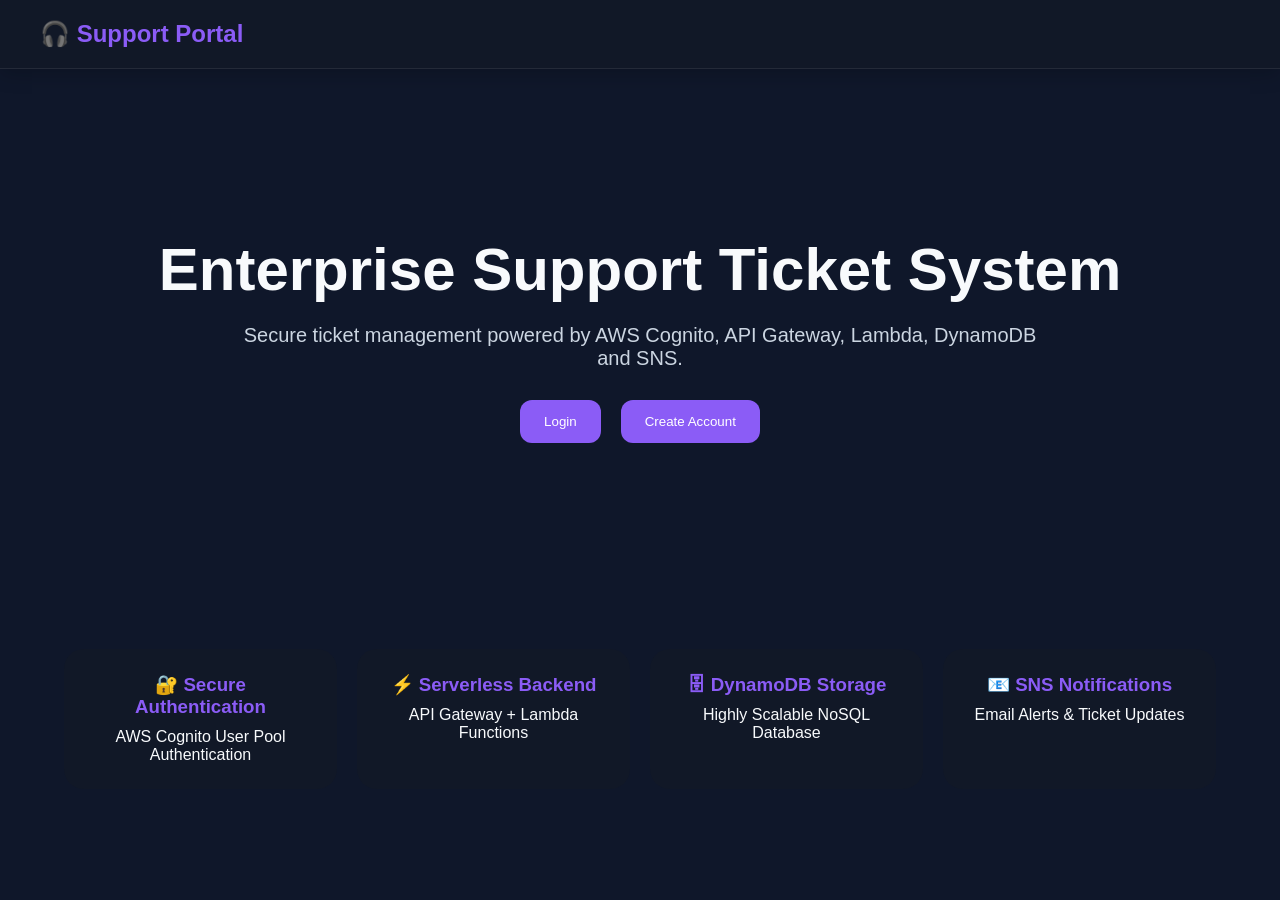
<file: UI/index.html>
<!DOCTYPE html>
<html lang="en">
<head>
<meta charset="UTF-8">
<meta name="viewport" content="width=device-width, initial-scale=1.0">
<title>Support Portal</title>
<link rel="stylesheet" href="style.css">
</head>

<body>

<header>

<div class="logo">
🎧 Support Portal
</div>

<nav>

</nav>

</header>

<section class="hero">

<h1>Enterprise Support Ticket System</h1>

<p>
Secure ticket management powered by AWS Cognito,
API Gateway, Lambda, DynamoDB and SNS.
</p>

<div class="hero-buttons">

<button onclick="login()">
Login
</button>

<button onclick="signup()">
Create Account
</button>

</div>

</section>

<section class="features">

<div class="feature-card">
<h3>🔐 Secure Authentication</h3>
<p>AWS Cognito User Pool Authentication</p>
</div>

<div class="feature-card">
<h3>⚡ Serverless Backend</h3>
<p>API Gateway + Lambda Functions</p>
</div>

<div class="feature-card">
<h3>🗄 DynamoDB Storage</h3>
<p>Highly Scalable NoSQL Database</p>
</div>

<div class="feature-card">
<h3>📧 SNS Notifications</h3>
<p>Email Alerts & Ticket Updates</p>
</div>

</section>

<script src="auth.js"></script>

</body>
</html>
</file>
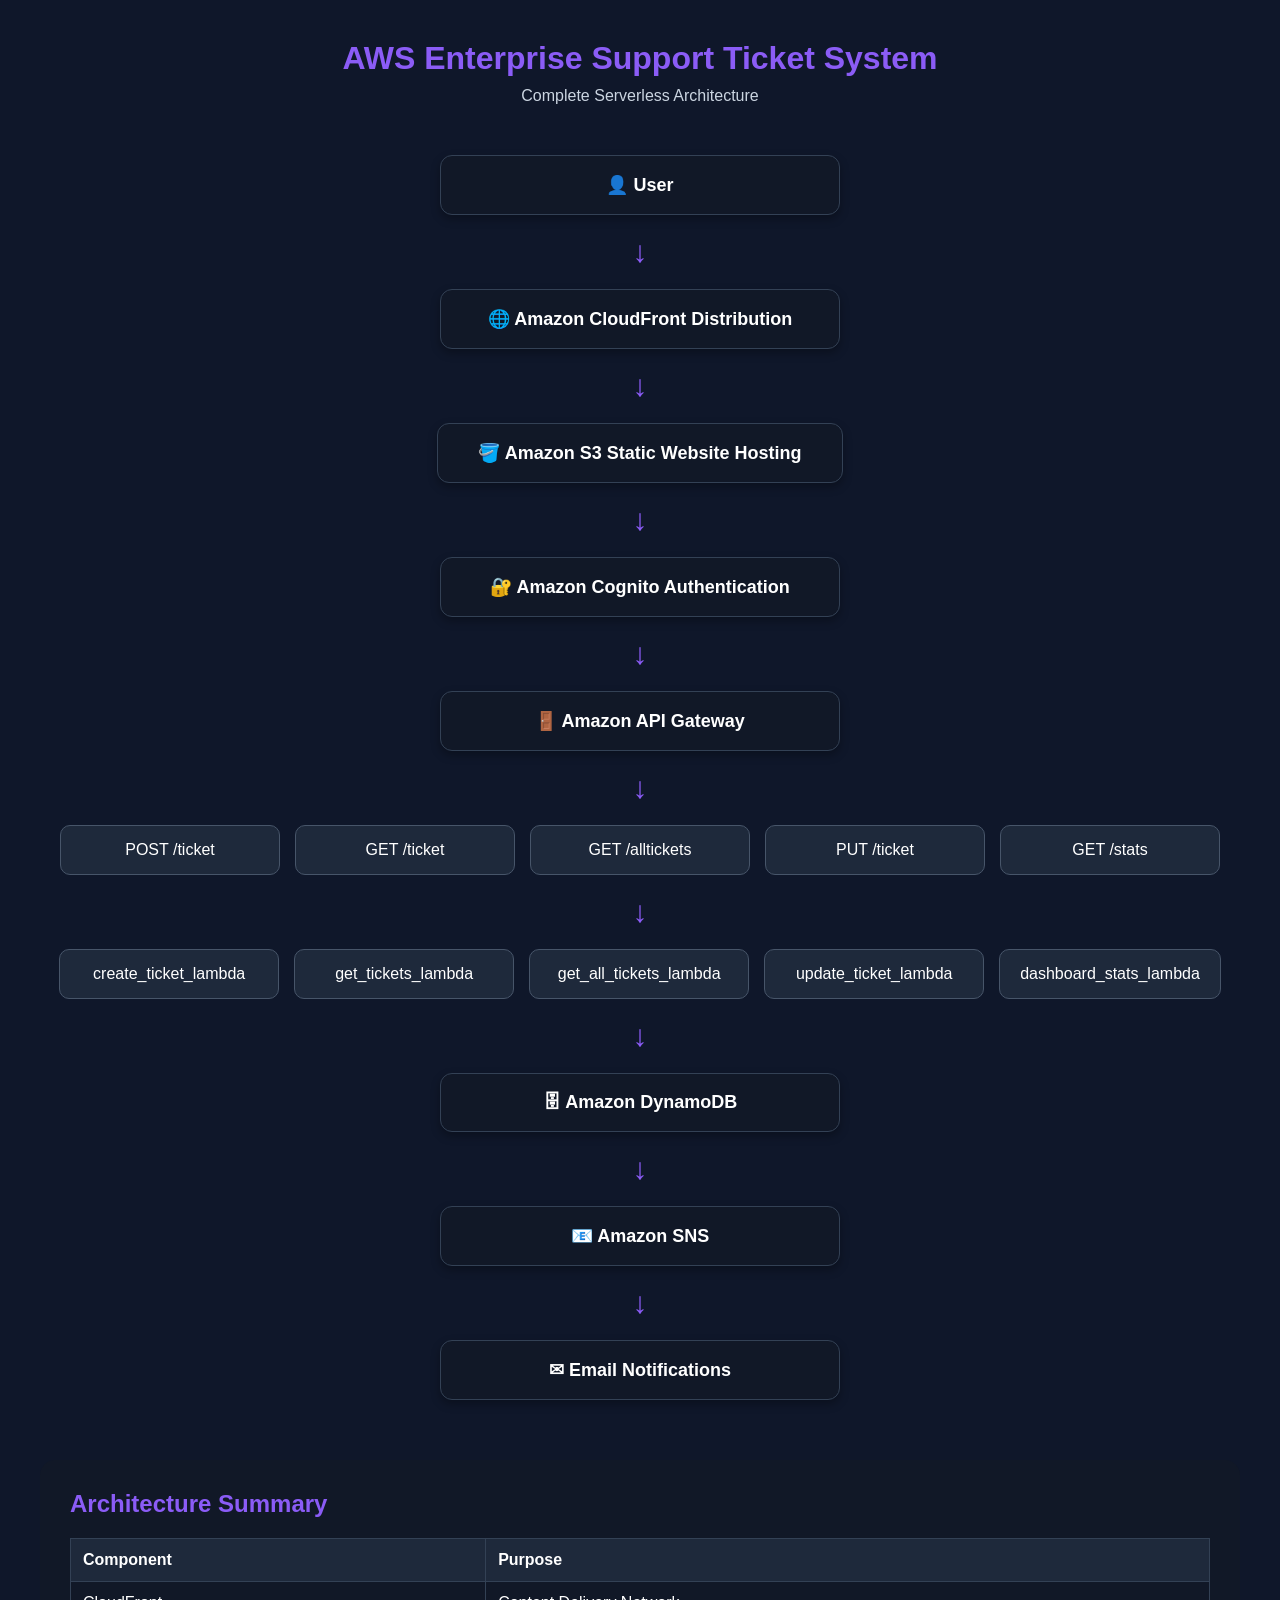
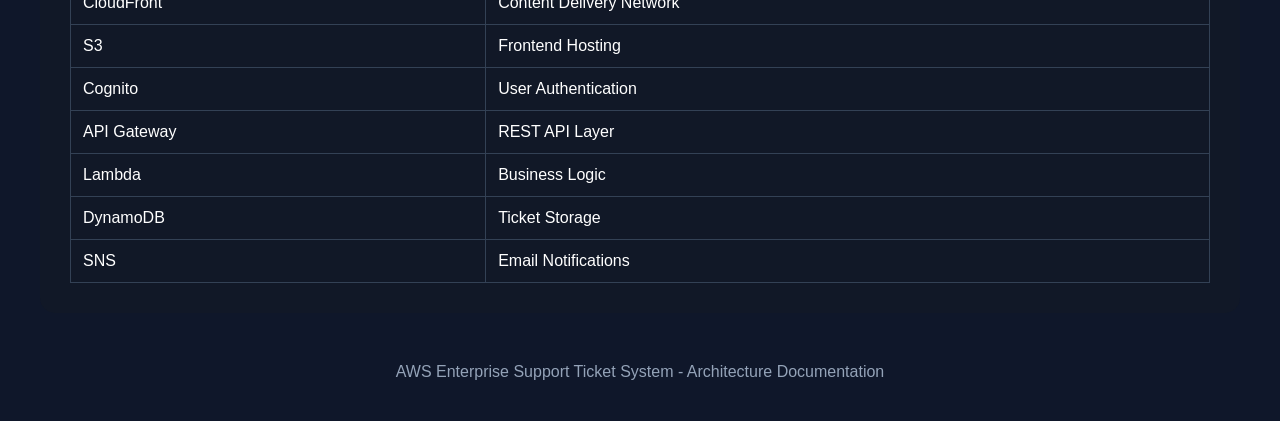
<file: architecture-diagram.html>
<!DOCTYPE html>

<html lang="en">

<head>

<meta charset="UTF-8">
<meta name="viewport" content="width=device-width, initial-scale=1.0">

<title>AWS Enterprise Support Ticket System Architecture</title>

<style>

*{
margin:0;
padding:0;
box-sizing:border-box;
font-family:'Segoe UI',sans-serif;
}

body{
background:#0f172a;
color:white;
padding:40px;
}

.container{
max-width:1400px;
margin:auto;
}

h1{
text-align:center;
color:#8b5cf6;
margin-bottom:10px;
}

.subtitle{
text-align:center;
color:#cbd5e1;
margin-bottom:50px;
}

.architecture{
display:flex;
flex-direction:column;
align-items:center;
gap:20px;
}

.service{
background:#111827;
padding:18px 40px;
border-radius:12px;
border:1px solid #334155;
font-weight:600;
font-size:18px;
min-width:400px;
text-align:center;
box-shadow:0 4px 10px rgba(0,0,0,.3);
}

.arrow{
font-size:30px;
color:#8b5cf6;
font-weight:bold;
}

.row{
display:flex;
flex-wrap:wrap;
justify-content:center;
gap:15px;
}

.small-service{
background:#1e293b;
padding:15px 20px;
border-radius:10px;
border:1px solid #475569;
min-width:220px;
text-align:center;
}

.section{
margin-top:60px;
background:#111827;
padding:30px;
border-radius:15px;
}

.section h2{
color:#8b5cf6;
margin-bottom:20px;
}

table{
width:100%;
border-collapse:collapse;
}

th,td{
border:1px solid #334155;
padding:12px;
text-align:left;
}

th{
background:#1e293b;
}

.footer{
margin-top:50px;
text-align:center;
color:#94a3b8;
}

</style>

</head>

<body>

<div class="container">

<h1>AWS Enterprise Support Ticket System</h1>

<p class="subtitle">
Complete Serverless Architecture
</p>

<div class="architecture">

<div class="service">
👤 User
</div>

<div class="arrow">↓</div>

<div class="service">
🌐 Amazon CloudFront Distribution
</div>

<div class="arrow">↓</div>

<div class="service">
🪣 Amazon S3 Static Website Hosting
</div>

<div class="arrow">↓</div>

<div class="service">
🔐 Amazon Cognito Authentication
</div>

<div class="arrow">↓</div>

<div class="service">
🚪 Amazon API Gateway
</div>

<div class="arrow">↓</div>

<div class="row">

<div class="small-service">
POST /ticket
</div>

<div class="small-service">
GET /ticket
</div>

<div class="small-service">
GET /alltickets
</div>

<div class="small-service">
PUT /ticket
</div>

<div class="small-service">
GET /stats
</div>

</div>

<div class="arrow">↓</div>

<div class="row">

<div class="small-service">
create_ticket_lambda
</div>

<div class="small-service">
get_tickets_lambda
</div>

<div class="small-service">
get_all_tickets_lambda
</div>

<div class="small-service">
update_ticket_lambda
</div>

<div class="small-service">
dashboard_stats_lambda
</div>

</div>

<div class="arrow">↓</div>

<div class="service">
🗄 Amazon DynamoDB
</div>

<div class="arrow">↓</div>

<div class="service">
📧 Amazon SNS
</div>

<div class="arrow">↓</div>

<div class="service">
✉ Email Notifications
</div>

</div>

<div class="section">

<h2>Architecture Summary</h2>

<table>

<tr>
<th>Component</th>
<th>Purpose</th>
</tr>

<tr>
<td>CloudFront</td>
<td>Content Delivery Network</td>
</tr>

<tr>
<td>S3</td>
<td>Frontend Hosting</td>
</tr>

<tr>
<td>Cognito</td>
<td>User Authentication</td>
</tr>

<tr>
<td>API Gateway</td>
<td>REST API Layer</td>
</tr>

<tr>
<td>Lambda</td>
<td>Business Logic</td>
</tr>

<tr>
<td>DynamoDB</td>
<td>Ticket Storage</td>
</tr>

<tr>
<td>SNS</td>
<td>Email Notifications</td>
</tr>

</table>

</div>

<div class="footer">

AWS Enterprise Support Ticket System - Architecture Documentation

</div>

</div>

</body>

</html>
</file>
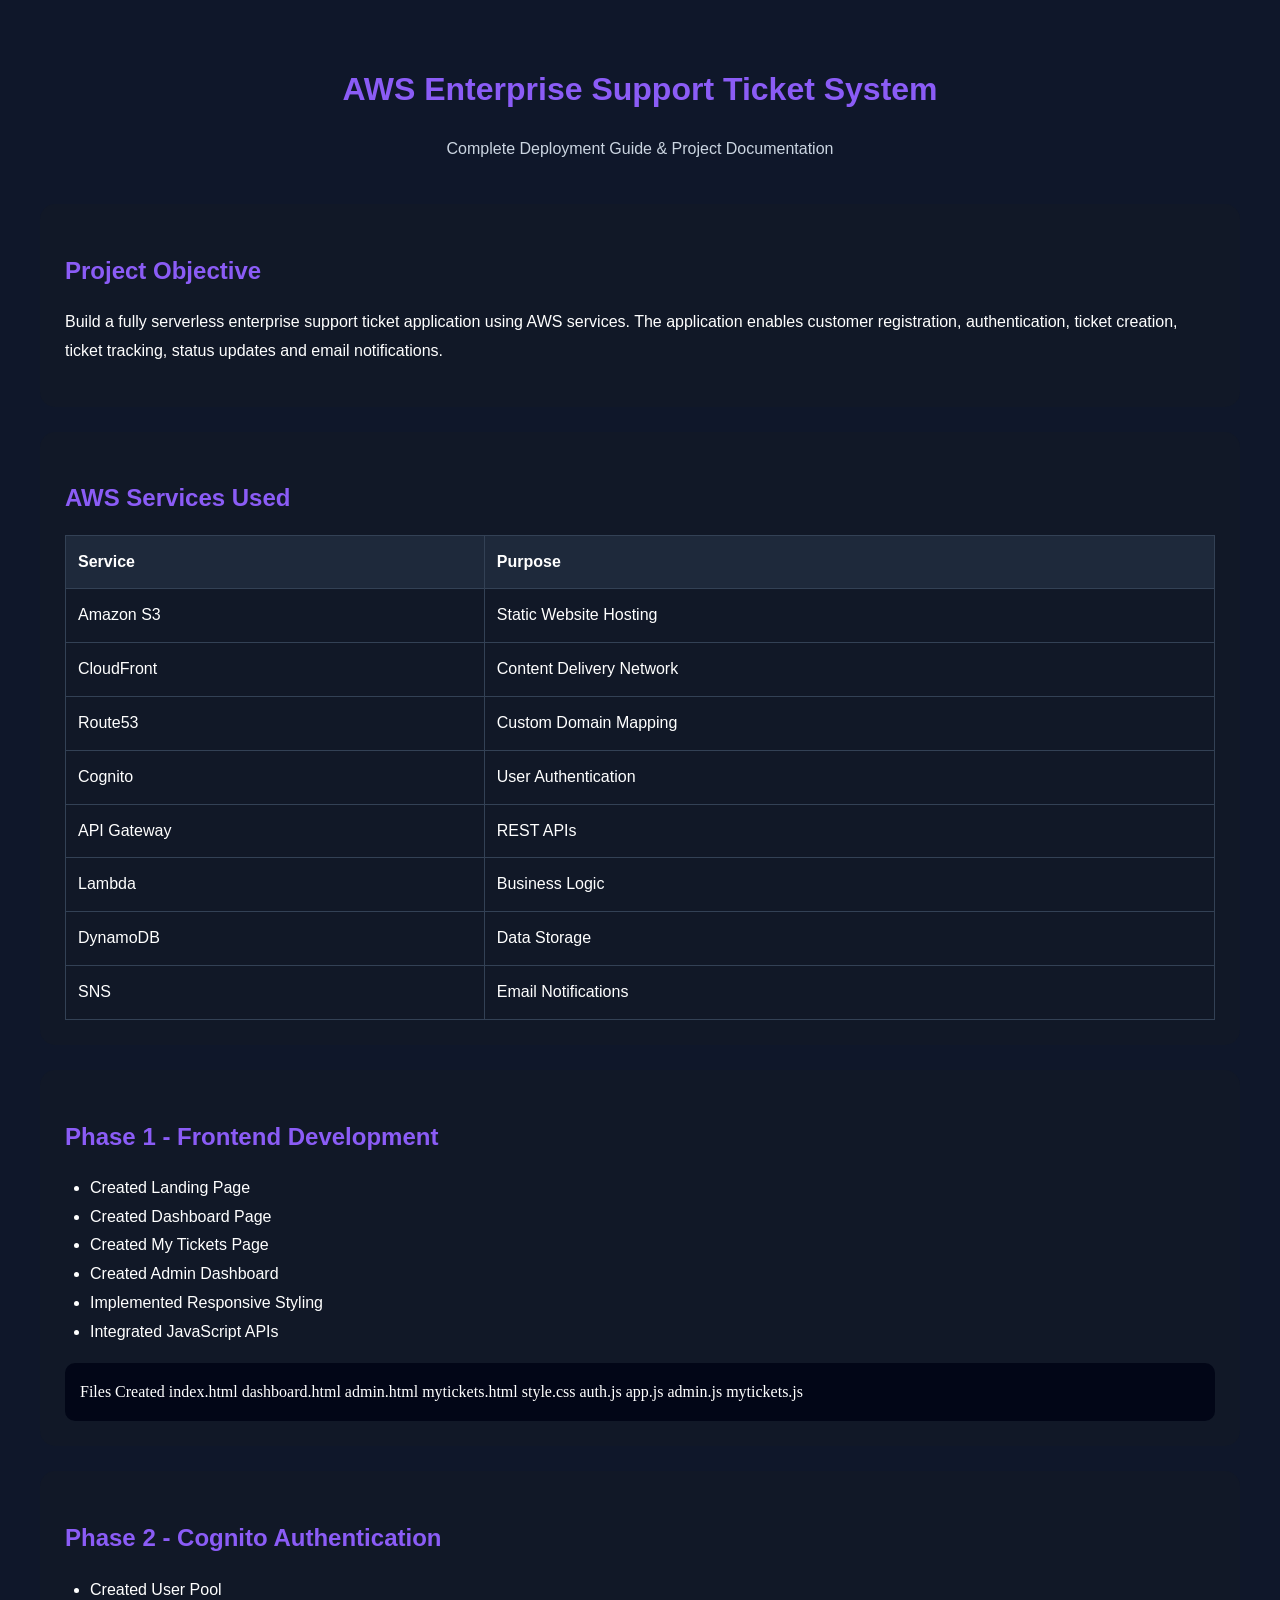
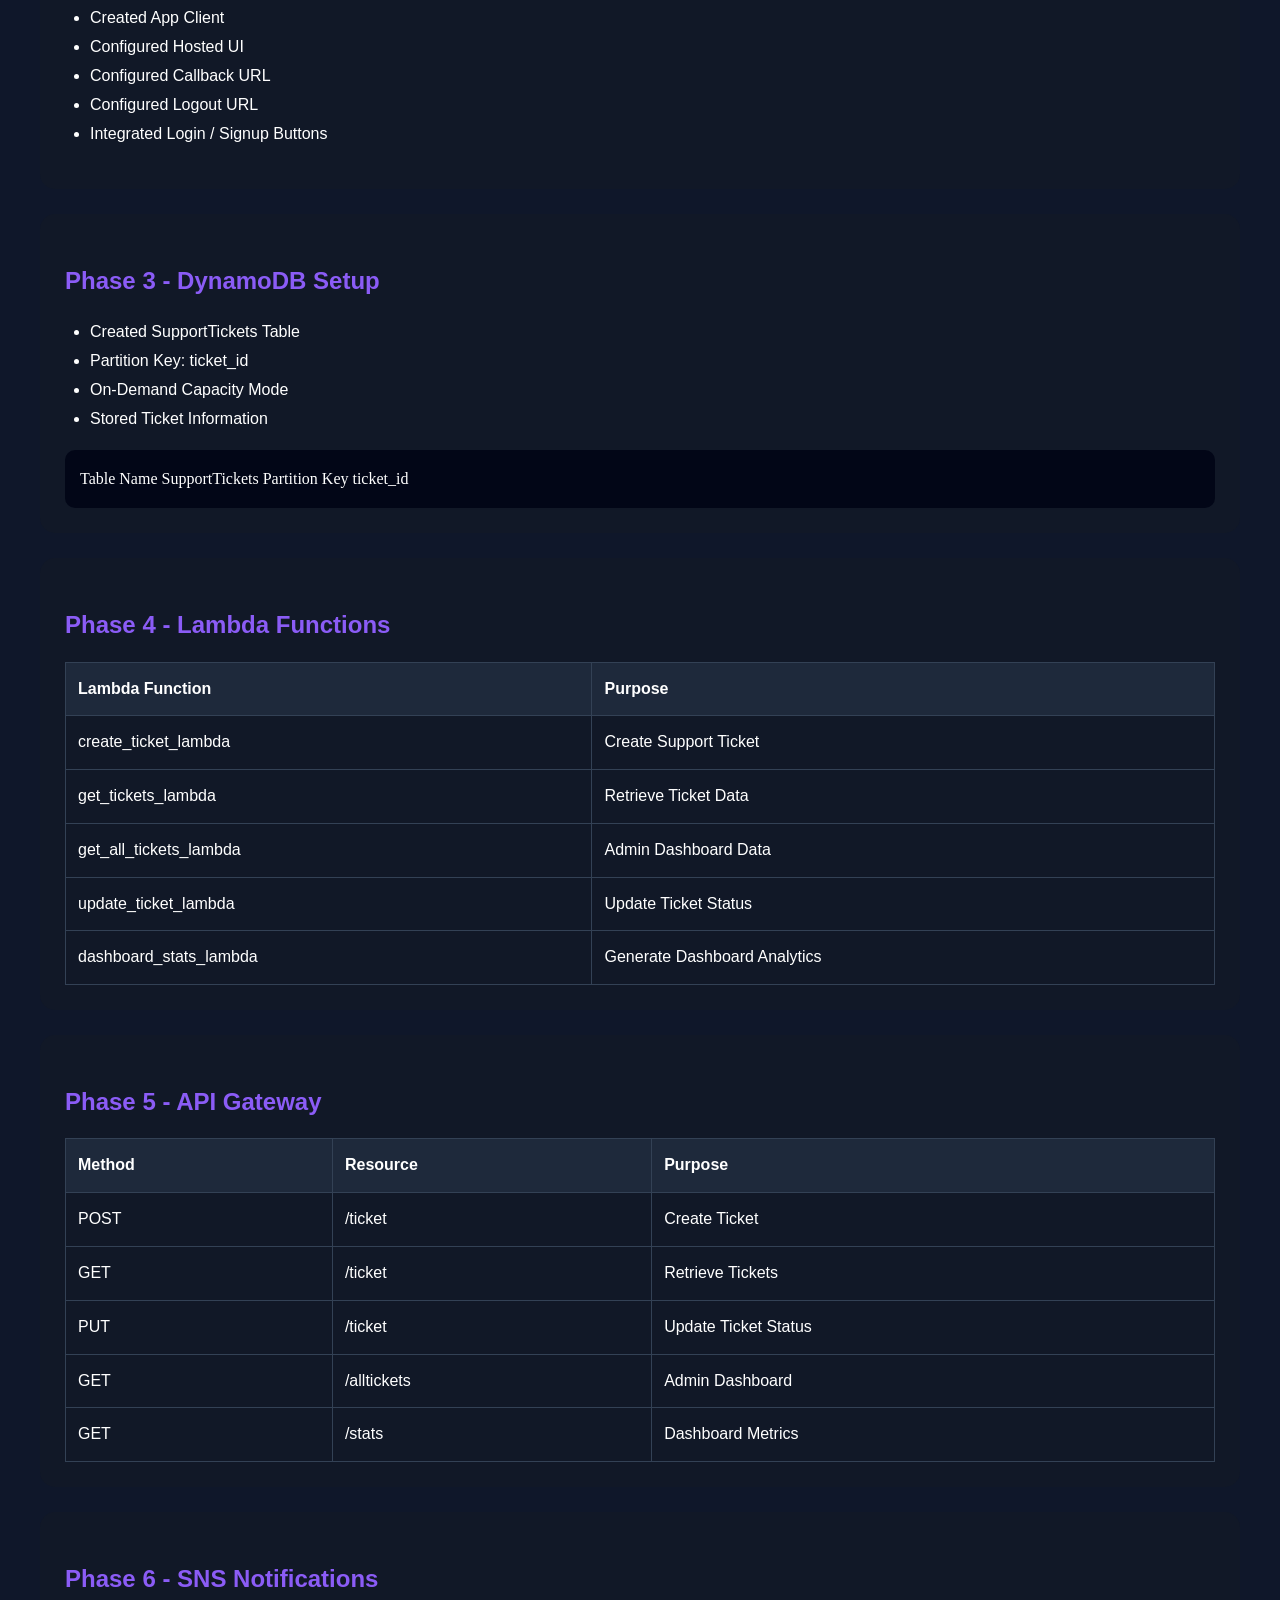
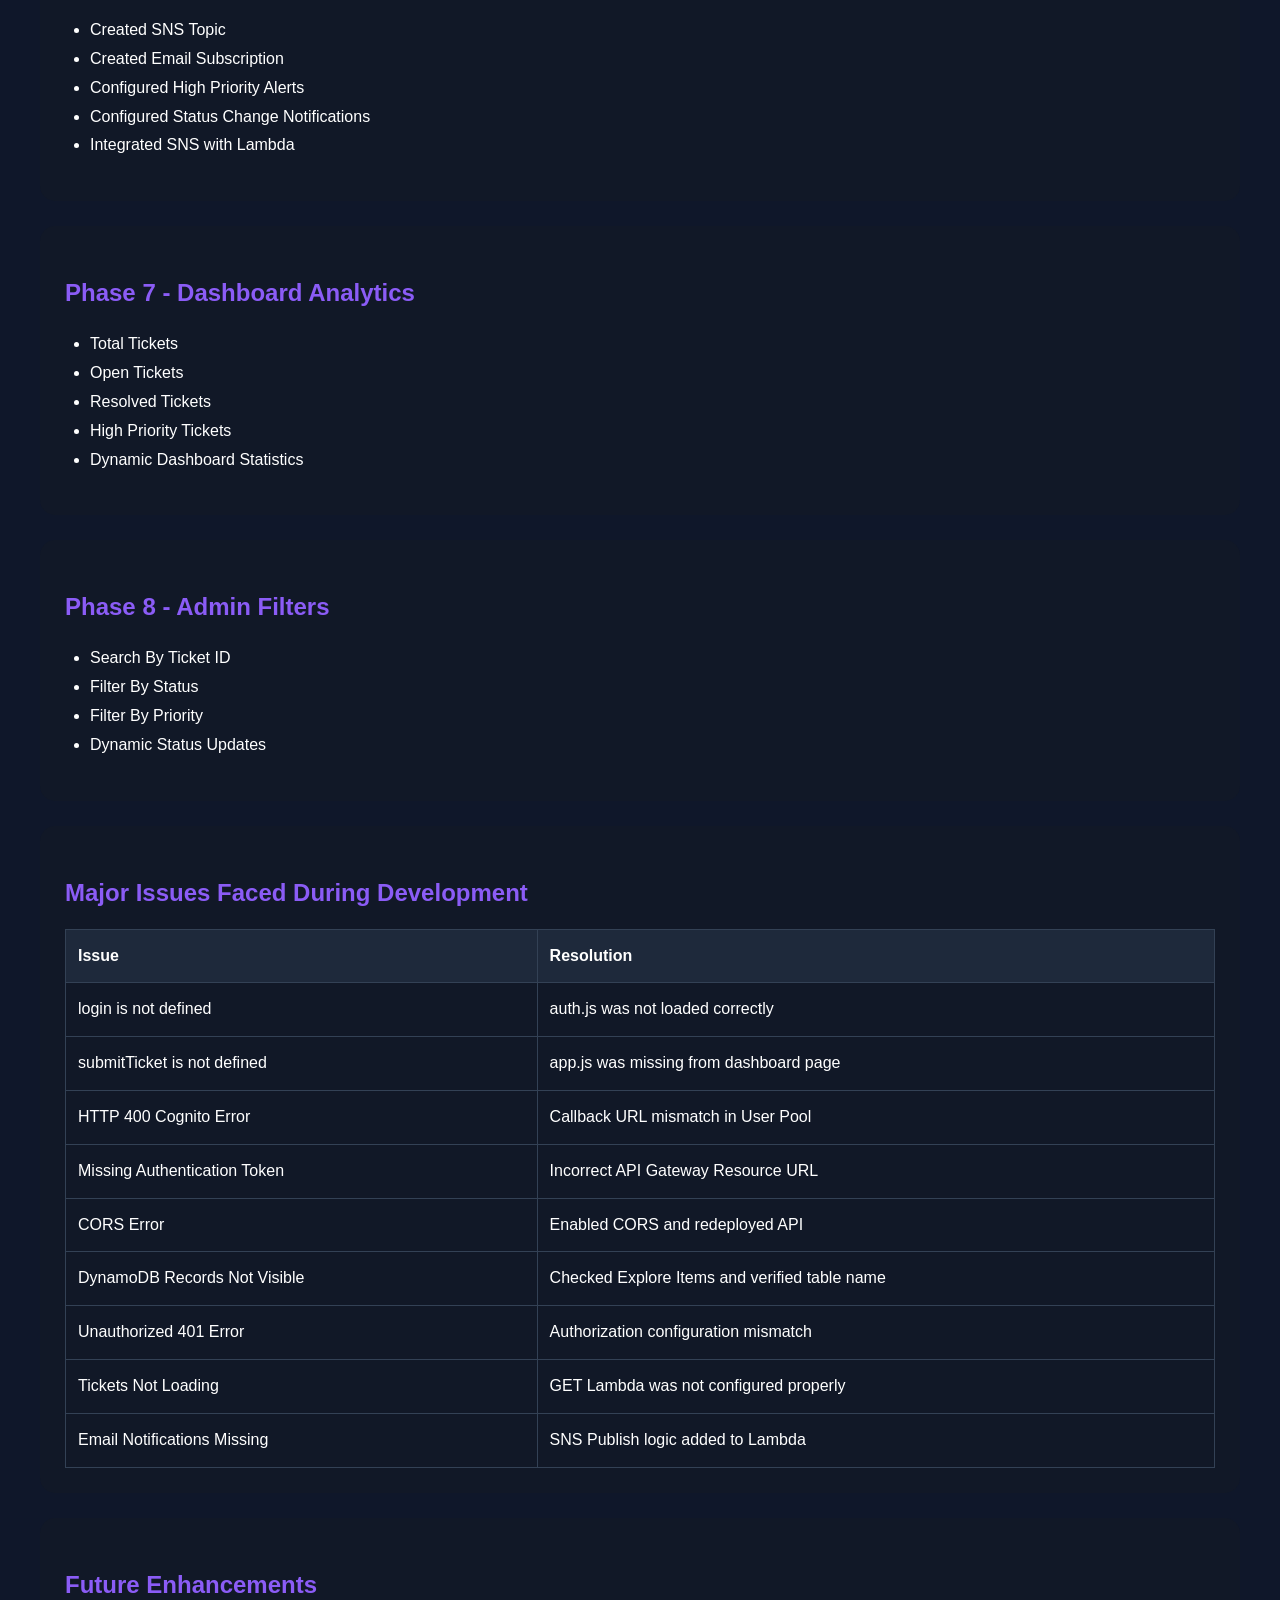
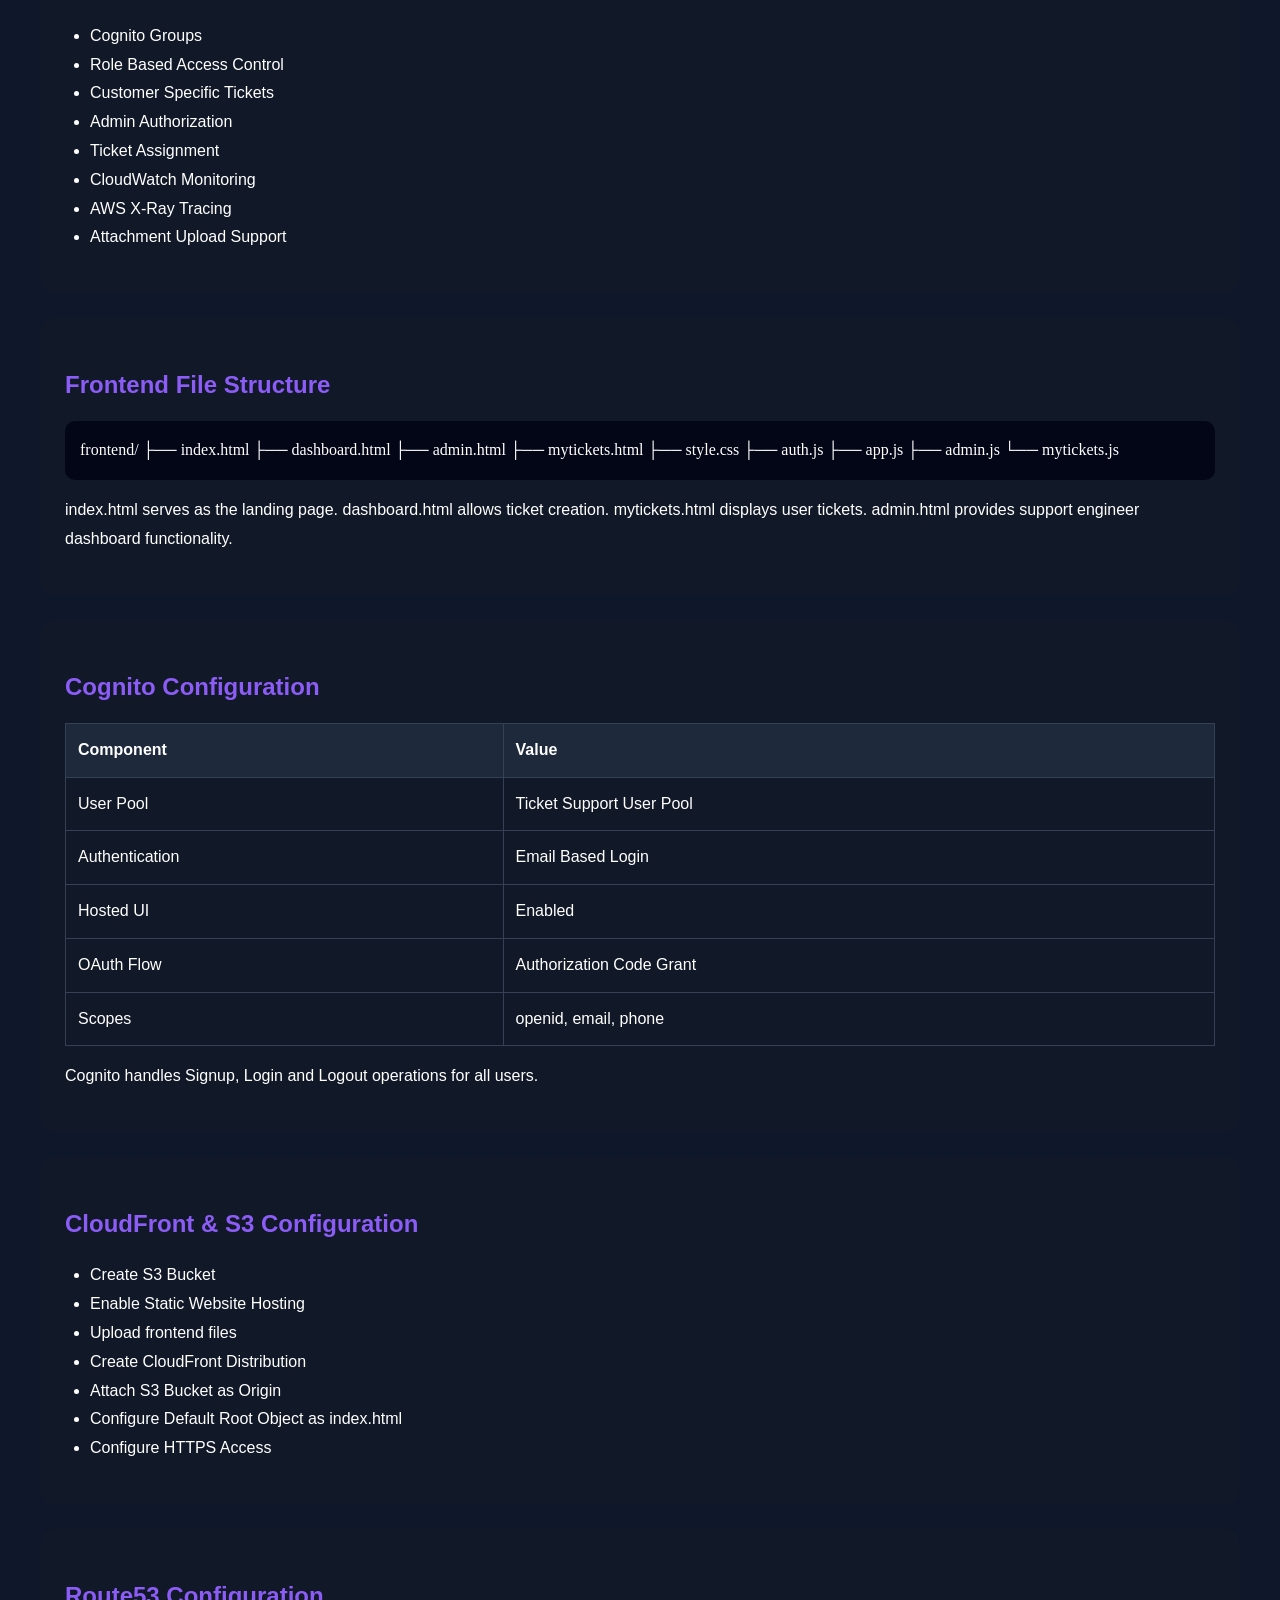
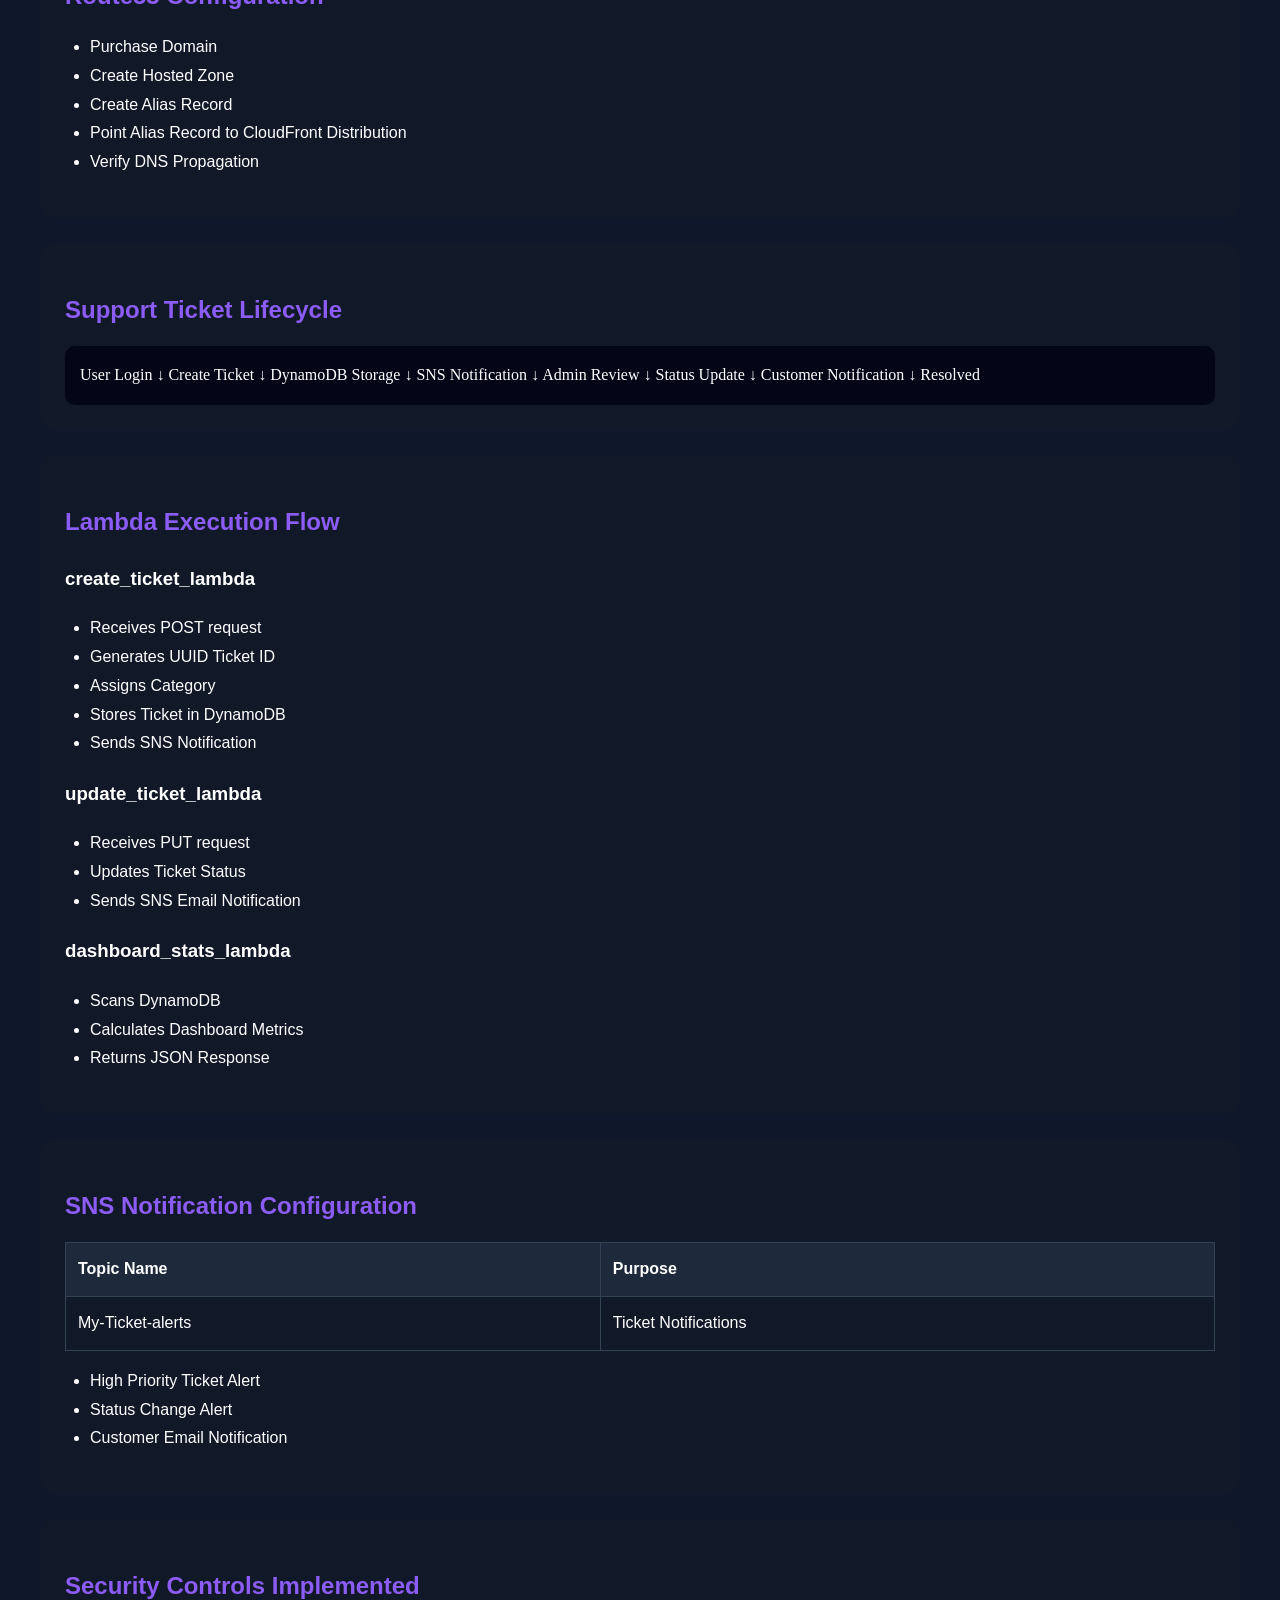
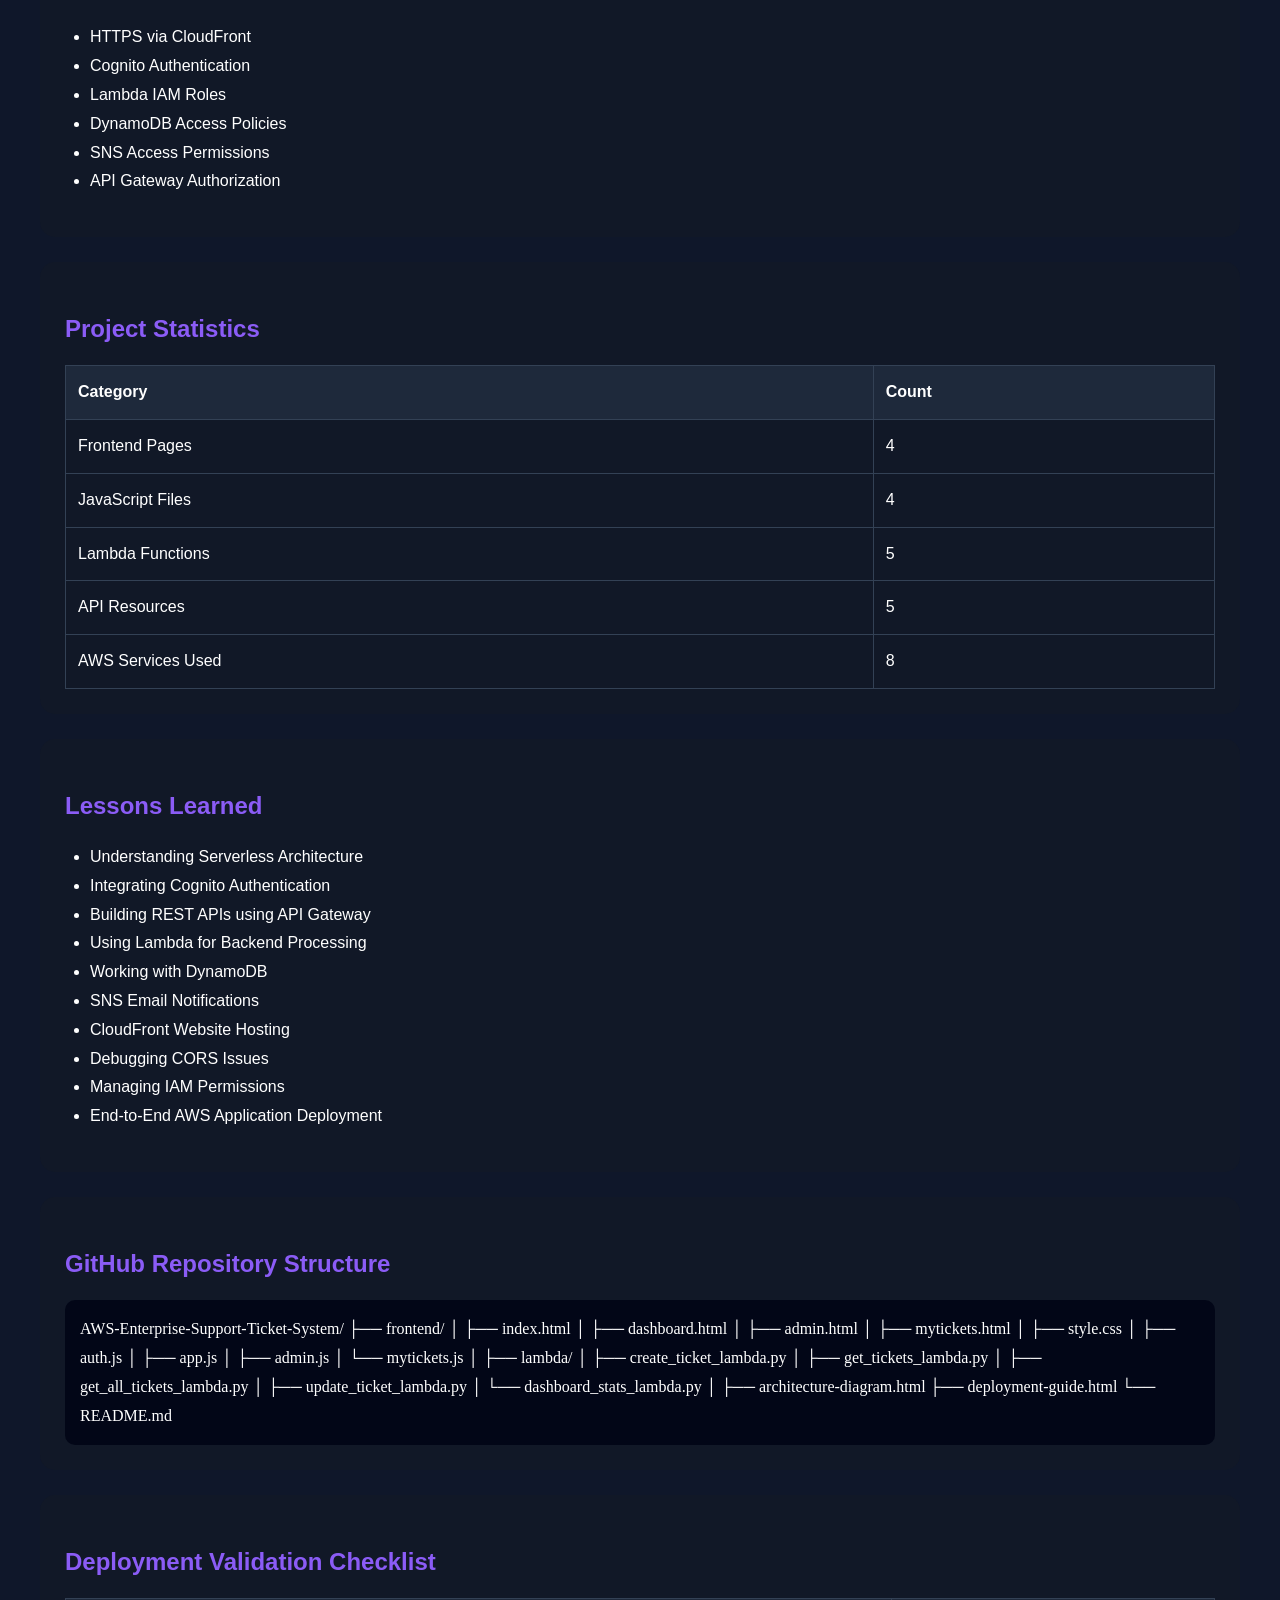
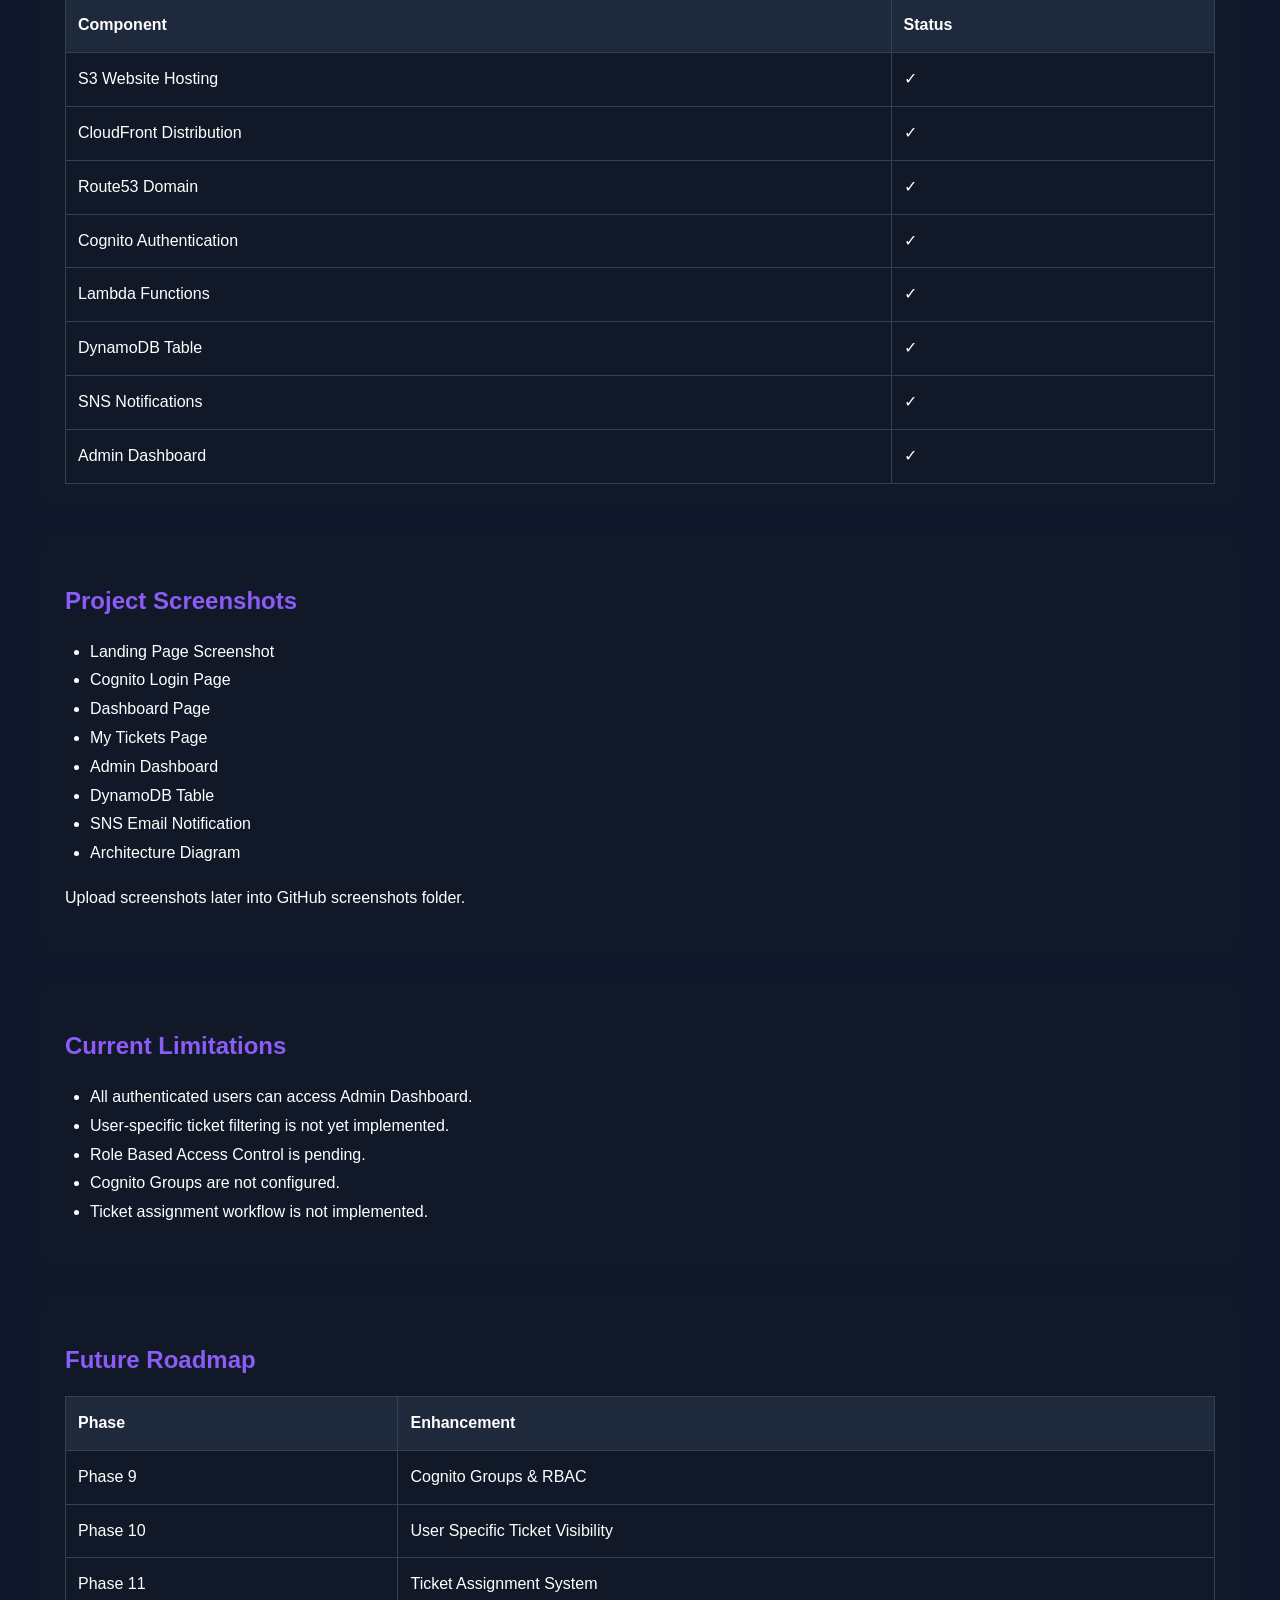
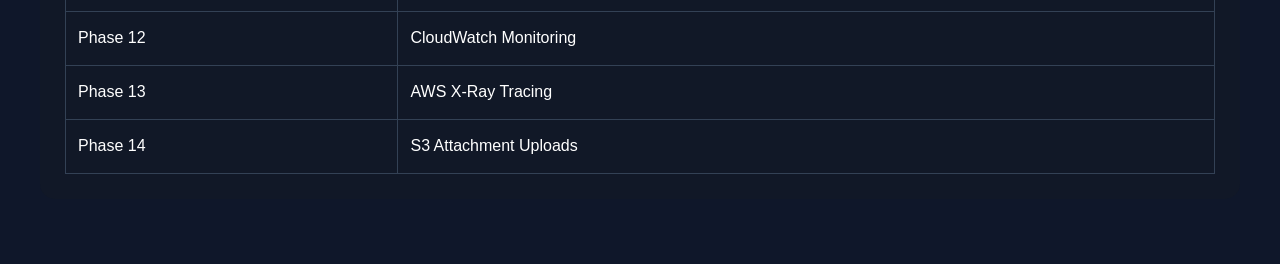
<file: deployment-guide.html>
<!DOCTYPE html>

<html lang="en">

<head>

<meta charset="UTF-8">
<meta name="viewport" content="width=device-width, initial-scale=1.0">

<title>Deployment Guide - AWS Enterprise Support Ticket System</title>

<style>

body{
font-family:'Segoe UI',sans-serif;
background:#0f172a;
color:white;
margin:0;
padding:40px;
line-height:1.8;
}

.container{
max-width:1400px;
margin:auto;
}

h1{
text-align:center;
color:#8b5cf6;
margin-bottom:10px;
}

.subtitle{
text-align:center;
color:#cbd5e1;
margin-bottom:40px;
}

.section{
background:#111827;
padding:25px;
margin-bottom:25px;
border-radius:15px;
}

.section h2{
color:#8b5cf6;
margin-bottom:15px;
}

.code{
background:#020617;
padding:15px;
border-radius:10px;
font-family:Consolas;
overflow:auto;
}

table{
width:100%;
border-collapse:collapse;
margin-top:15px;
}

th,td{
border:1px solid #334155;
padding:12px;
text-align:left;
}

th{
background:#1e293b;
}

ul{
padding-left:25px;
}

</style>

</head>

<body>

<div class="container">

<h1>AWS Enterprise Support Ticket System</h1>

<p class="subtitle">
Complete Deployment Guide & Project Documentation
</p>

<div class="section">

<h2>Project Objective</h2>

<p>

Build a fully serverless enterprise support ticket application
using AWS services. The application enables customer
registration, authentication, ticket creation,
ticket tracking, status updates and email notifications.

</p>

</div>

<div class="section">

<h2>AWS Services Used</h2>

<table>

<tr>
<th>Service</th>
<th>Purpose</th>
</tr>

<tr>
<td>Amazon S3</td>
<td>Static Website Hosting</td>
</tr>

<tr>
<td>CloudFront</td>
<td>Content Delivery Network</td>
</tr>

<tr>
<td>Route53</td>
<td>Custom Domain Mapping</td>
</tr>

<tr>
<td>Cognito</td>
<td>User Authentication</td>
</tr>

<tr>
<td>API Gateway</td>
<td>REST APIs</td>
</tr>

<tr>
<td>Lambda</td>
<td>Business Logic</td>
</tr>

<tr>
<td>DynamoDB</td>
<td>Data Storage</td>
</tr>

<tr>
<td>SNS</td>
<td>Email Notifications</td>
</tr>

</table>

</div>

<div class="section">

<h2>Phase 1 - Frontend Development</h2>

<ul>

<li>Created Landing Page</li>

<li>Created Dashboard Page</li>

<li>Created My Tickets Page</li>

<li>Created Admin Dashboard</li>

<li>Implemented Responsive Styling</li>

<li>Integrated JavaScript APIs</li>

</ul>

<div class="code">

Files Created

index.html
dashboard.html
admin.html
mytickets.html

style.css

auth.js
app.js
admin.js
mytickets.js

</div>

</div>

<div class="section">

<h2>Phase 2 - Cognito Authentication</h2>

<ul>

<li>Created User Pool</li>

<li>Created App Client</li>

<li>Configured Hosted UI</li>

<li>Configured Callback URL</li>

<li>Configured Logout URL</li>

<li>Integrated Login / Signup Buttons</li>

</ul>

</div>

<div class="section">

<h2>Phase 3 - DynamoDB Setup</h2>

<ul>

<li>Created SupportTickets Table</li>

<li>Partition Key: ticket_id</li>

<li>On-Demand Capacity Mode</li>

<li>Stored Ticket Information</li>

</ul>

<div class="code">

Table Name

SupportTickets

Partition Key

ticket_id

</div>

</div>

<div class="section">

<h2>Phase 4 - Lambda Functions</h2>

<table>

<tr>
<th>Lambda Function</th>
<th>Purpose</th>
</tr>

<tr>
<td>create_ticket_lambda</td>
<td>Create Support Ticket</td>
</tr>

<tr>
<td>get_tickets_lambda</td>
<td>Retrieve Ticket Data</td>
</tr>

<tr>
<td>get_all_tickets_lambda</td>
<td>Admin Dashboard Data</td>
</tr>

<tr>
<td>update_ticket_lambda</td>
<td>Update Ticket Status</td>
</tr>

<tr>
<td>dashboard_stats_lambda</td>
<td>Generate Dashboard Analytics</td>
</tr>

</table>

</div>

<div class="section">

<h2>Phase 5 - API Gateway</h2>

<table>

<tr>
<th>Method</th>
<th>Resource</th>
<th>Purpose</th>
</tr>

<tr>
<td>POST</td>
<td>/ticket</td>
<td>Create Ticket</td>
</tr>

<tr>
<td>GET</td>
<td>/ticket</td>
<td>Retrieve Tickets</td>
</tr>

<tr>
<td>PUT</td>
<td>/ticket</td>
<td>Update Ticket Status</td>
</tr>

<tr>
<td>GET</td>
<td>/alltickets</td>
<td>Admin Dashboard</td>
</tr>

<tr>
<td>GET</td>
<td>/stats</td>
<td>Dashboard Metrics</td>
</tr>

</table>

</div>

<div class="section">

<h2>Phase 6 - SNS Notifications</h2>

<ul>

<li>Created SNS Topic</li>

<li>Created Email Subscription</li>

<li>Configured High Priority Alerts</li>

<li>Configured Status Change Notifications</li>

<li>Integrated SNS with Lambda</li>

</ul>

</div>

<div class="section">

<h2>Phase 7 - Dashboard Analytics</h2>

<ul>

<li>Total Tickets</li>

<li>Open Tickets</li>

<li>Resolved Tickets</li>

<li>High Priority Tickets</li>

<li>Dynamic Dashboard Statistics</li>

</ul>

</div>

<div class="section">

<h2>Phase 8 - Admin Filters</h2>

<ul>

<li>Search By Ticket ID</li>

<li>Filter By Status</li>

<li>Filter By Priority</li>

<li>Dynamic Status Updates</li>

</ul>

</div>

<div class="section">

<h2>Major Issues Faced During Development</h2>

<table>

<tr>
<th>Issue</th>
<th>Resolution</th>
</tr>

<tr>
<td>login is not defined</td>
<td>auth.js was not loaded correctly</td>
</tr>

<tr>
<td>submitTicket is not defined</td>
<td>app.js was missing from dashboard page</td>
</tr>

<tr>
<td>HTTP 400 Cognito Error</td>
<td>Callback URL mismatch in User Pool</td>
</tr>

<tr>
<td>Missing Authentication Token</td>
<td>Incorrect API Gateway Resource URL</td>
</tr>

<tr>
<td>CORS Error</td>
<td>Enabled CORS and redeployed API</td>
</tr>

<tr>
<td>DynamoDB Records Not Visible</td>
<td>Checked Explore Items and verified table name</td>
</tr>

<tr>
<td>Unauthorized 401 Error</td>
<td>Authorization configuration mismatch</td>
</tr>

<tr>
<td>Tickets Not Loading</td>
<td>GET Lambda was not configured properly</td>
</tr>

<tr>
<td>Email Notifications Missing</td>
<td>SNS Publish logic added to Lambda</td>
</tr>

</table>

</div>

<div class="section">

<h2>Future Enhancements</h2>

<ul>

<li>Cognito Groups</li>

<li>Role Based Access Control</li>

<li>Customer Specific Tickets</li>

<li>Admin Authorization</li>

<li>Ticket Assignment</li>

<li>CloudWatch Monitoring</li>

<li>AWS X-Ray Tracing</li>

<li>Attachment Upload Support</li>

</ul>

</div>


</div>
<div class="section">

<h2>Frontend File Structure</h2>

<div class="code">

frontend/

├── index.html

├── dashboard.html

├── admin.html

├── mytickets.html

├── style.css

├── auth.js

├── app.js

├── admin.js

└── mytickets.js

</div>

<p>

index.html serves as the landing page.

dashboard.html allows ticket creation.

mytickets.html displays user tickets.

admin.html provides support engineer dashboard functionality.

</p>

</div>
<div class="section">

<h2>Cognito Configuration</h2>

<table>

<tr>
<th>Component</th>
<th>Value</th>
</tr>

<tr>
<td>User Pool</td>
<td>Ticket Support User Pool</td>
</tr>

<tr>
<td>Authentication</td>
<td>Email Based Login</td>
</tr>

<tr>
<td>Hosted UI</td>
<td>Enabled</td>
</tr>

<tr>
<td>OAuth Flow</td>
<td>Authorization Code Grant</td>
</tr>

<tr>
<td>Scopes</td>
<td>openid, email, phone</td>
</tr>

</table>

<p>

Cognito handles Signup, Login and Logout operations for all users.

</p>

</div>
<div class="section">

<h2>CloudFront & S3 Configuration</h2>

<ul>

<li>Create S3 Bucket</li>

<li>Enable Static Website Hosting</li>

<li>Upload frontend files</li>

<li>Create CloudFront Distribution</li>

<li>Attach S3 Bucket as Origin</li>

<li>Configure Default Root Object as index.html</li>

<li>Configure HTTPS Access</li>

</ul>

</div>
<div class="section">

<h2>Route53 Configuration</h2>

<ul>

<li>Purchase Domain</li>

<li>Create Hosted Zone</li>

<li>Create Alias Record</li>

<li>Point Alias Record to CloudFront Distribution</li>

<li>Verify DNS Propagation</li>

</ul>

</div>
<div class="section">

<h2>Support Ticket Lifecycle</h2>

<div class="code">

User Login

↓

Create Ticket

↓

DynamoDB Storage

↓

SNS Notification

↓

Admin Review

↓

Status Update

↓

Customer Notification

↓

Resolved

</div>

</div>
<div class="section">

<h2>Lambda Execution Flow</h2>

<h3>create_ticket_lambda</h3>

<ul>

<li>Receives POST request</li>

<li>Generates UUID Ticket ID</li>

<li>Assigns Category</li>

<li>Stores Ticket in DynamoDB</li>

<li>Sends SNS Notification</li>

</ul>

<h3>update_ticket_lambda</h3>

<ul>

<li>Receives PUT request</li>

<li>Updates Ticket Status</li>

<li>Sends SNS Email Notification</li>

</ul>

<h3>dashboard_stats_lambda</h3>

<ul>

<li>Scans DynamoDB</li>

<li>Calculates Dashboard Metrics</li>

<li>Returns JSON Response</li>

</ul>

</div>
<div class="section">

<h2>SNS Notification Configuration</h2>

<table>

<tr>
<th>Topic Name</th>
<th>Purpose</th>
</tr>

<tr>
<td>My-Ticket-alerts</td>
<td>Ticket Notifications</td>
</tr>

</table>

<ul>

<li>High Priority Ticket Alert</li>

<li>Status Change Alert</li>

<li>Customer Email Notification</li>

</ul>

</div>
<div class="section">

<h2>Security Controls Implemented</h2>

<ul>

<li>HTTPS via CloudFront</li>

<li>Cognito Authentication</li>

<li>Lambda IAM Roles</li>

<li>DynamoDB Access Policies</li>

<li>SNS Access Permissions</li>

<li>API Gateway Authorization</li>

</ul>

</div>
<div class="section">

<h2>Project Statistics</h2>

<table>

<tr>
<th>Category</th>
<th>Count</th>
</tr>

<tr>
<td>Frontend Pages</td>
<td>4</td>
</tr>

<tr>
<td>JavaScript Files</td>
<td>4</td>
</tr>

<tr>
<td>Lambda Functions</td>
<td>5</td>
</tr>

<tr>
<td>API Resources</td>
<td>5</td>
</tr>

<tr>
<td>AWS Services Used</td>
<td>8</td>
</tr>

</table>

</div>
<div class="section">

<h2>Lessons Learned</h2>

<ul>

<li>Understanding Serverless Architecture</li>

<li>Integrating Cognito Authentication</li>

<li>Building REST APIs using API Gateway</li>

<li>Using Lambda for Backend Processing</li>

<li>Working with DynamoDB</li>

<li>SNS Email Notifications</li>

<li>CloudFront Website Hosting</li>

<li>Debugging CORS Issues</li>

<li>Managing IAM Permissions</li>

<li>End-to-End AWS Application Deployment</li>

</ul>

</div>  
<div class="section">

<h2>GitHub Repository Structure</h2>

<div class="code">

AWS-Enterprise-Support-Ticket-System/

├── frontend/

│ ├── index.html

│ ├── dashboard.html

│ ├── admin.html

│ ├── mytickets.html

│ ├── style.css

│ ├── auth.js

│ ├── app.js

│ ├── admin.js

│ └── mytickets.js

│

├── lambda/

│ ├── create_ticket_lambda.py

│ ├── get_tickets_lambda.py

│ ├── get_all_tickets_lambda.py

│ ├── update_ticket_lambda.py

│ └── dashboard_stats_lambda.py

│

├── architecture-diagram.html

├── deployment-guide.html

└── README.md

</div>

</div>
<div class="section">

<h2>Deployment Validation Checklist</h2>

<table>

<tr>
<th>Component</th>
<th>Status</th>
</tr>

<tr>
<td>S3 Website Hosting</td>
<td>✓</td>
</tr>

<tr>
<td>CloudFront Distribution</td>
<td>✓</td>
</tr>

<tr>
<td>Route53 Domain</td>
<td>✓</td>
</tr>

<tr>
<td>Cognito Authentication</td>
<td>✓</td>
</tr>

<tr>
<td>Lambda Functions</td>
<td>✓</td>
</tr>

<tr>
<td>DynamoDB Table</td>
<td>✓</td>
</tr>

<tr>
<td>SNS Notifications</td>
<td>✓</td>
</tr>

<tr>
<td>Admin Dashboard</td>
<td>✓</td>
</tr>

</table>

</div>
<div class="section">

<h2>Project Screenshots</h2>

<ul>

<li>Landing Page Screenshot</li>

<li>Cognito Login Page</li>

<li>Dashboard Page</li>

<li>My Tickets Page</li>

<li>Admin Dashboard</li>

<li>DynamoDB Table</li>

<li>SNS Email Notification</li>

<li>Architecture Diagram</li>

</ul>

<p>

Upload screenshots later into GitHub screenshots folder.

</p>

</div>
<div class="section">

<h2>Current Limitations</h2>

<ul>

<li>All authenticated users can access Admin Dashboard.</li>

<li>User-specific ticket filtering is not yet implemented.</li>

<li>Role Based Access Control is pending.</li>

<li>Cognito Groups are not configured.</li>

<li>Ticket assignment workflow is not implemented.</li>

</ul>

</div>
<div class="section">

<h2>Future Roadmap</h2>

<table>

<tr>
<th>Phase</th>
<th>Enhancement</th>
</tr>

<tr>
<td>Phase 9</td>
<td>Cognito Groups & RBAC</td>
</tr>

<tr>
<td>Phase 10</td>
<td>User Specific Ticket Visibility</td>
</tr>

<tr>
<td>Phase 11</td>
<td>Ticket Assignment System</td>
</tr>

<tr>
<td>Phase 12</td>
<td>CloudWatch Monitoring</td>
</tr>

<tr>
<td>Phase 13</td>
<td>AWS X-Ray Tracing</td>
</tr>

<tr>
<td>Phase 14</td>
<td>S3 Attachment Uploads</td>
</tr>

</table>

</div>

</body>

</html>
</file>
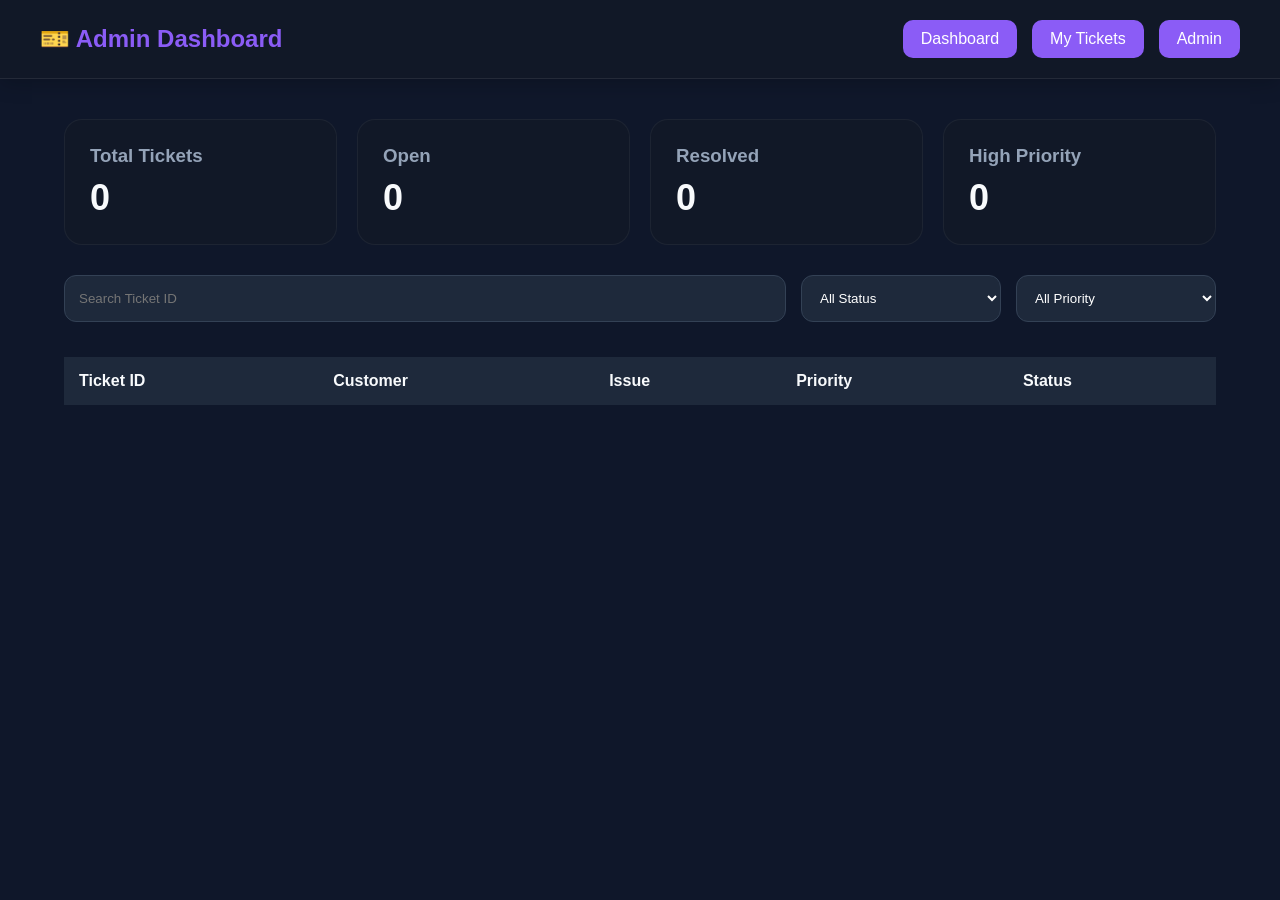
<file: UI/admin.html>
<!DOCTYPE html>
<html>

<head>

<title>Support Engineer Dashboard</title>

<link rel="stylesheet" href="style.css">

</head>

<body>

<header>

<div class="logo">
🎫 Admin Dashboard
</div>

<nav>

<a href="dashboard.html">Dashboard</a>

<a href="mytickets.html">My Tickets</a>

<a href="admin.html">Admin</a>

</nav>

</header>

<div class="container">

<div class="stats">

<div class="card">
<h3>Total Tickets</h3>
<h1 id="adminTotal">0</h1>
</div>

<div class="card">
<h3>Open</h3>
<h1 id="adminOpen">0</h1>
</div>

<div class="card">
<h3>Resolved</h3>
<h1 id="adminResolved">0</h1>
</div>

<div class="card">
<h3>High Priority</h3>
<h1 id="adminHigh">0</h1>
</div>

</div>

<div class="filters">

<input
type="text"
id="searchBox"
placeholder="Search Ticket ID">

<select id="statusFilter">

<option value="ALL">All Status</option>

<option value="OPEN">OPEN</option>

<option value="IN_PROGRESS">IN_PROGRESS</option>

<option value="RESOLVED">RESOLVED</option>

<option value="CLOSED">CLOSED</option>

</select>

<select id="priorityFilter">

<option value="ALL">All Priority</option>

<option value="LOW">LOW</option>

<option value="MEDIUM">MEDIUM</option>

<option value="HIGH">HIGH</option>

</select>

</div>

<table id="ticketsTable">

<thead>

<tr>

<th>Ticket ID</th>
<th>Customer</th>
<th>Issue</th>
<th>Priority</th>
<th>Status</th>

</tr>

</thead>

<tbody>

</tbody>

</table>

</div>

<script src="admin.js"></script>

</body>

</html>
</file>
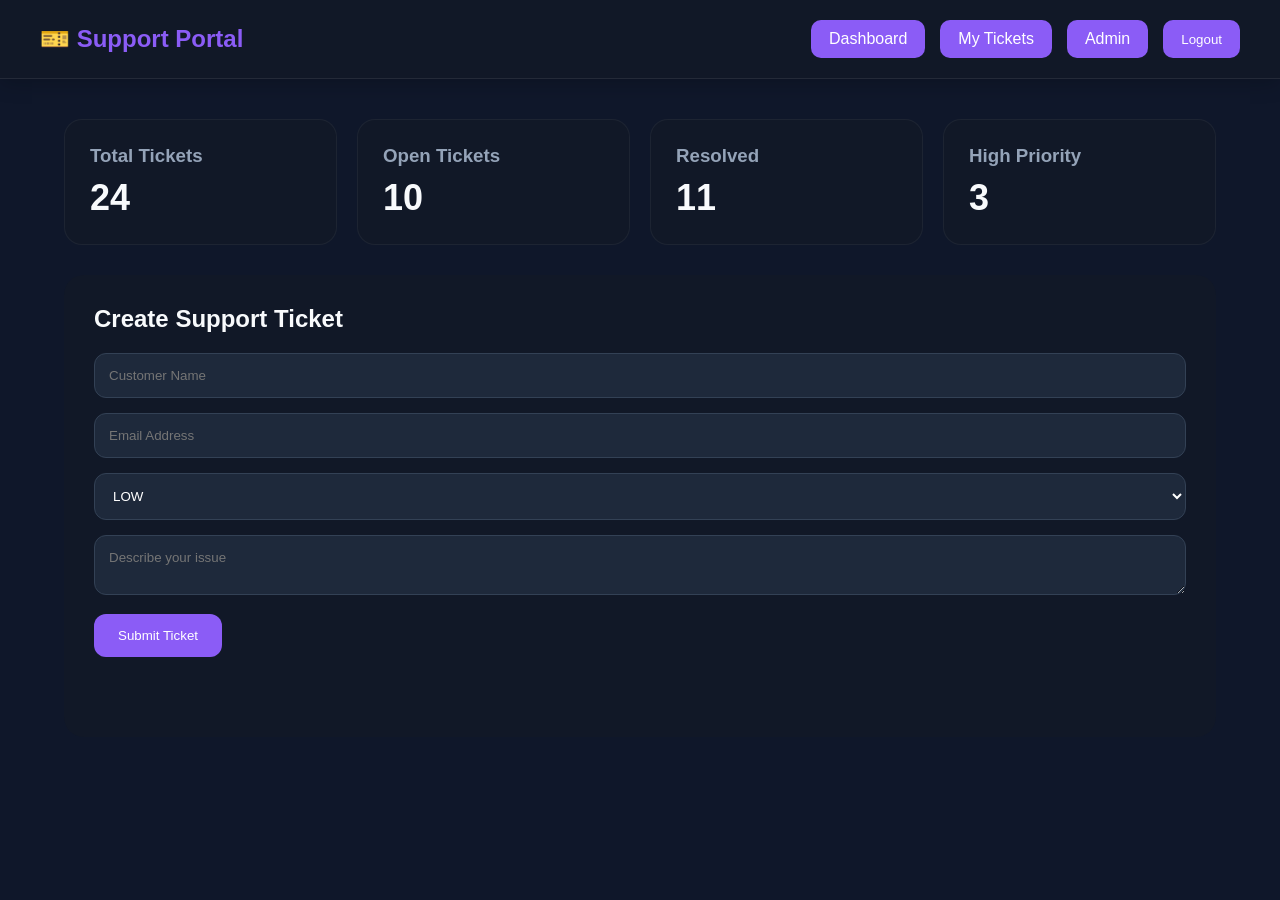
<file: UI/dashboard.html>
<!DOCTYPE html>
<html lang="en">

<head>
<meta charset="UTF-8">
<meta name="viewport" content="width=device-width, initial-scale=1.0">
<title>Support Portal Dashboard</title>
<link rel="stylesheet" href="style.css">
</head>

<body>

<header>

<div class="logo">
🎫 Support Portal
</div>

<nav>

<a href="dashboard.html">Dashboard</a>

<a href="mytickets.html">My Tickets</a>

<a href="admin.html">Admin</a>

<button onclick="logout()">Logout</button>

</nav>

</header>

<div class="container">

<div class="stats">

<div class="card">
<h3>Total Tickets</h3>
<h1 id="totalTickets">24</h1>
</div>

<div class="card">
<h3>Open Tickets</h3>
<h1 id="openTickets">10</h1>
</div>

<div class="card">
<h3>Resolved</h3>
<h1 id="resolvedTickets">11</h1>
</div>

<div class="card">
<h3>High Priority</h3>
<h1 id="highTickets">3</h1>
</div>

</div>

<div class="form-container">

<h2>Create Support Ticket</h2>

<input
id="customer_name"
placeholder="Customer Name">

<input
id="email"
placeholder="Email Address">

<select id="priority">

<option>LOW</option>
<option>MEDIUM</option>
<option>HIGH</option>

</select>

<textarea
id="issue"
placeholder="Describe your issue">
</textarea>

<button onclick="submitTicket()">
Submit Ticket
</button>

<div id="response"></div>

</div>

</div>

<script src="auth.js"></script>
<script src="app.js"></script>

</body>

</html>
</file>
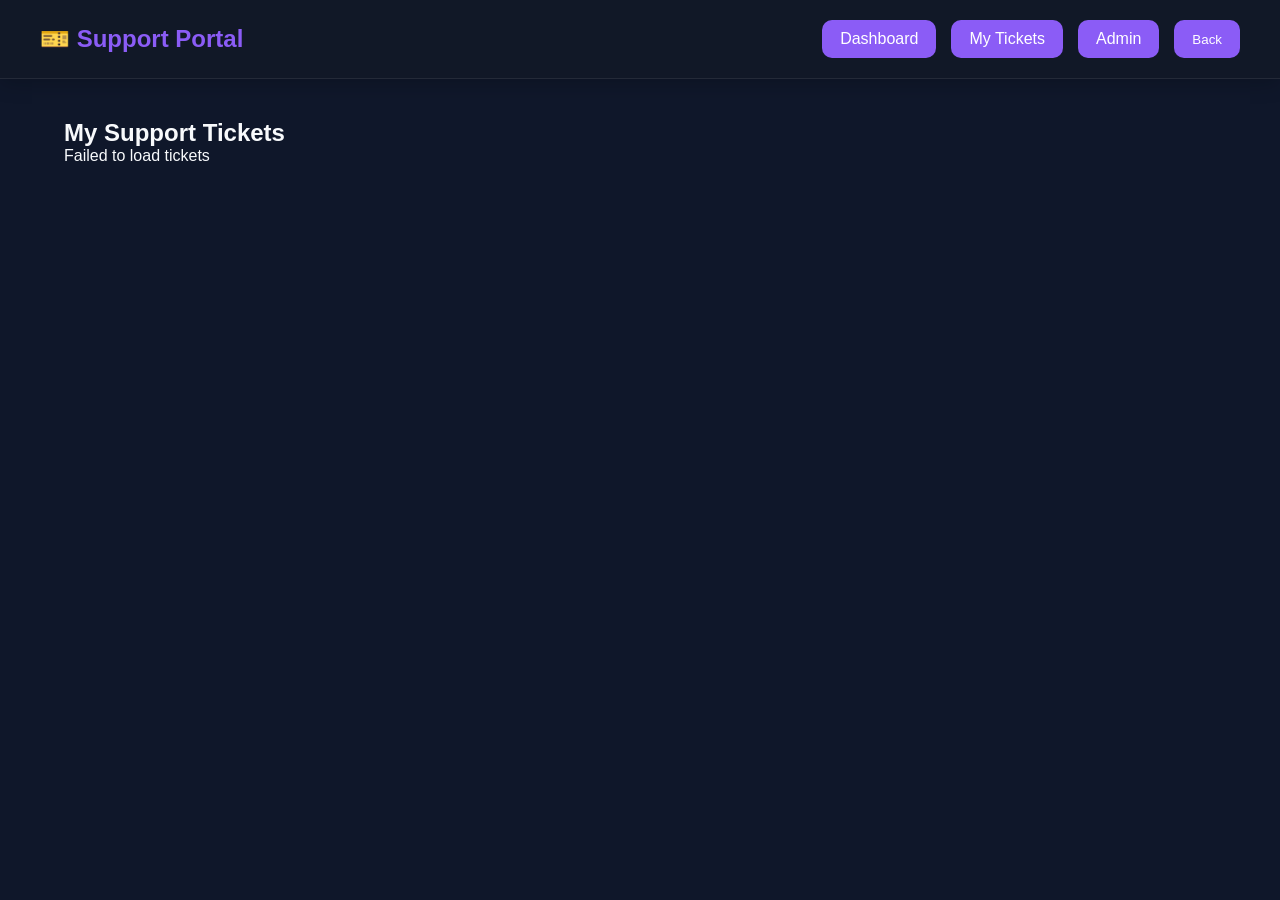
<file: UI/mytickets.html>
<!DOCTYPE html>
<html>

<head>

<title>My Tickets</title>

<link rel="stylesheet" href="style.css">

</head>

<body>

<header>

<div class="logo">
🎫 Support Portal
</div>

<nav>

<a href="dashboard.html">Dashboard</a>

<a href="mytickets.html">My Tickets</a>

<a href="admin.html">Admin</a>

<button onclick="history.back()">Back</button>

</nav>

</header>

<div class="container">

<h2>My Support Tickets</h2>

<div id="ticketsContainer">

Loading Tickets...

</div>

</div>

<script src="mytickets.js"></script>

</body>

</html>
</file>
<file: UI/style.css>
*{
margin:0;
padding:0;
box-sizing:border-box;
font-family:'Poppins',sans-serif;
}

body{
background:#0f172a;
color:#f8fafc;
min-height:100vh;
}

header{
display:flex;
justify-content:space-between;
align-items:center;
padding:20px 40px;
background:#111827;
border-bottom:1px solid rgba(255,255,255,.08);
box-shadow:0 4px 20px rgba(0,0,0,.2);
}

.logo{
font-size:24px;
font-weight:700;
color:#8b5cf6;
}

nav{
display:flex;
gap:15px;
}

nav a,
nav button{
text-decoration:none;
padding:10px 18px;
border:none;
border-radius:10px;
background:#8b5cf6;
color:white;
cursor:pointer;
font-weight:500;
}

nav a:hover,
nav button:hover{
background:#7c3aed;
}

.container{
width:90%;
max-width:1200px;
margin:40px auto;
}

.stats{
display:grid;
grid-template-columns:repeat(auto-fit,minmax(220px,1fr));
gap:20px;
margin-bottom:30px;
}

.card{
background:#111827;
padding:25px;
border-radius:18px;
border:1px solid rgba(255,255,255,.05);
}

.card h3{
color:#94a3b8;
margin-bottom:10px;
}

.card h1{
font-size:36px;
}

.form-container{
background:#111827;
padding:30px;
border-radius:20px;
}

.form-container h2{
margin-bottom:20px;
}

input,
textarea,
select{
width:100%;
padding:14px;
margin-bottom:15px;
background:#1e293b;
border:1px solid #334155;
border-radius:12px;
color:white;
}

button{
padding:14px 24px;
border:none;
border-radius:12px;
background:#8b5cf6;
color:white;
cursor:pointer;
}

table{
width:100%;
border-collapse:collapse;
margin-top:20px;
background:#111827;
}

th{
background:#1e293b;
padding:15px;
text-align:left;
}

td{
padding:15px;
border-bottom:1px solid #334155;
}

tr:hover{
background:#1f2937;
}

.ticket-card{
background:#111827;
padding:20px;
margin-bottom:15px;
border-radius:15px;
border-left:5px solid #8b5cf6;
}

.ticket-card h3{
margin-bottom:10px;
color:#8b5cf6;
}

#response{
margin-top:20px;
padding:15px;
border-radius:10px;
}
.hero{
height:60vh;
display:flex;
flex-direction:column;
justify-content:center;
align-items:center;
text-align:center;
}

.hero h1{
font-size:60px;
margin-bottom:20px;
}

.hero p{
font-size:20px;
max-width:800px;
color:#cbd5e1;
margin-bottom:30px;
}

.hero-buttons{
display:flex;
gap:20px;
}

.features{
display:grid;
grid-template-columns:repeat(auto-fit,minmax(250px,1fr));
gap:20px;
width:90%;
margin:40px auto;
}

.feature-card{
background:#111827;
padding:25px;
border-radius:20px;
text-align:center;
}

.feature-card h3{
margin-bottom:10px;
color:#8b5cf6;
}
.filters{

display:flex;
gap:15px;
margin-bottom:20px;
flex-wrap:wrap;

}

.filters input{

flex:1;
min-width:250px;

}

.filters select{

width:200px;

}
</file>
